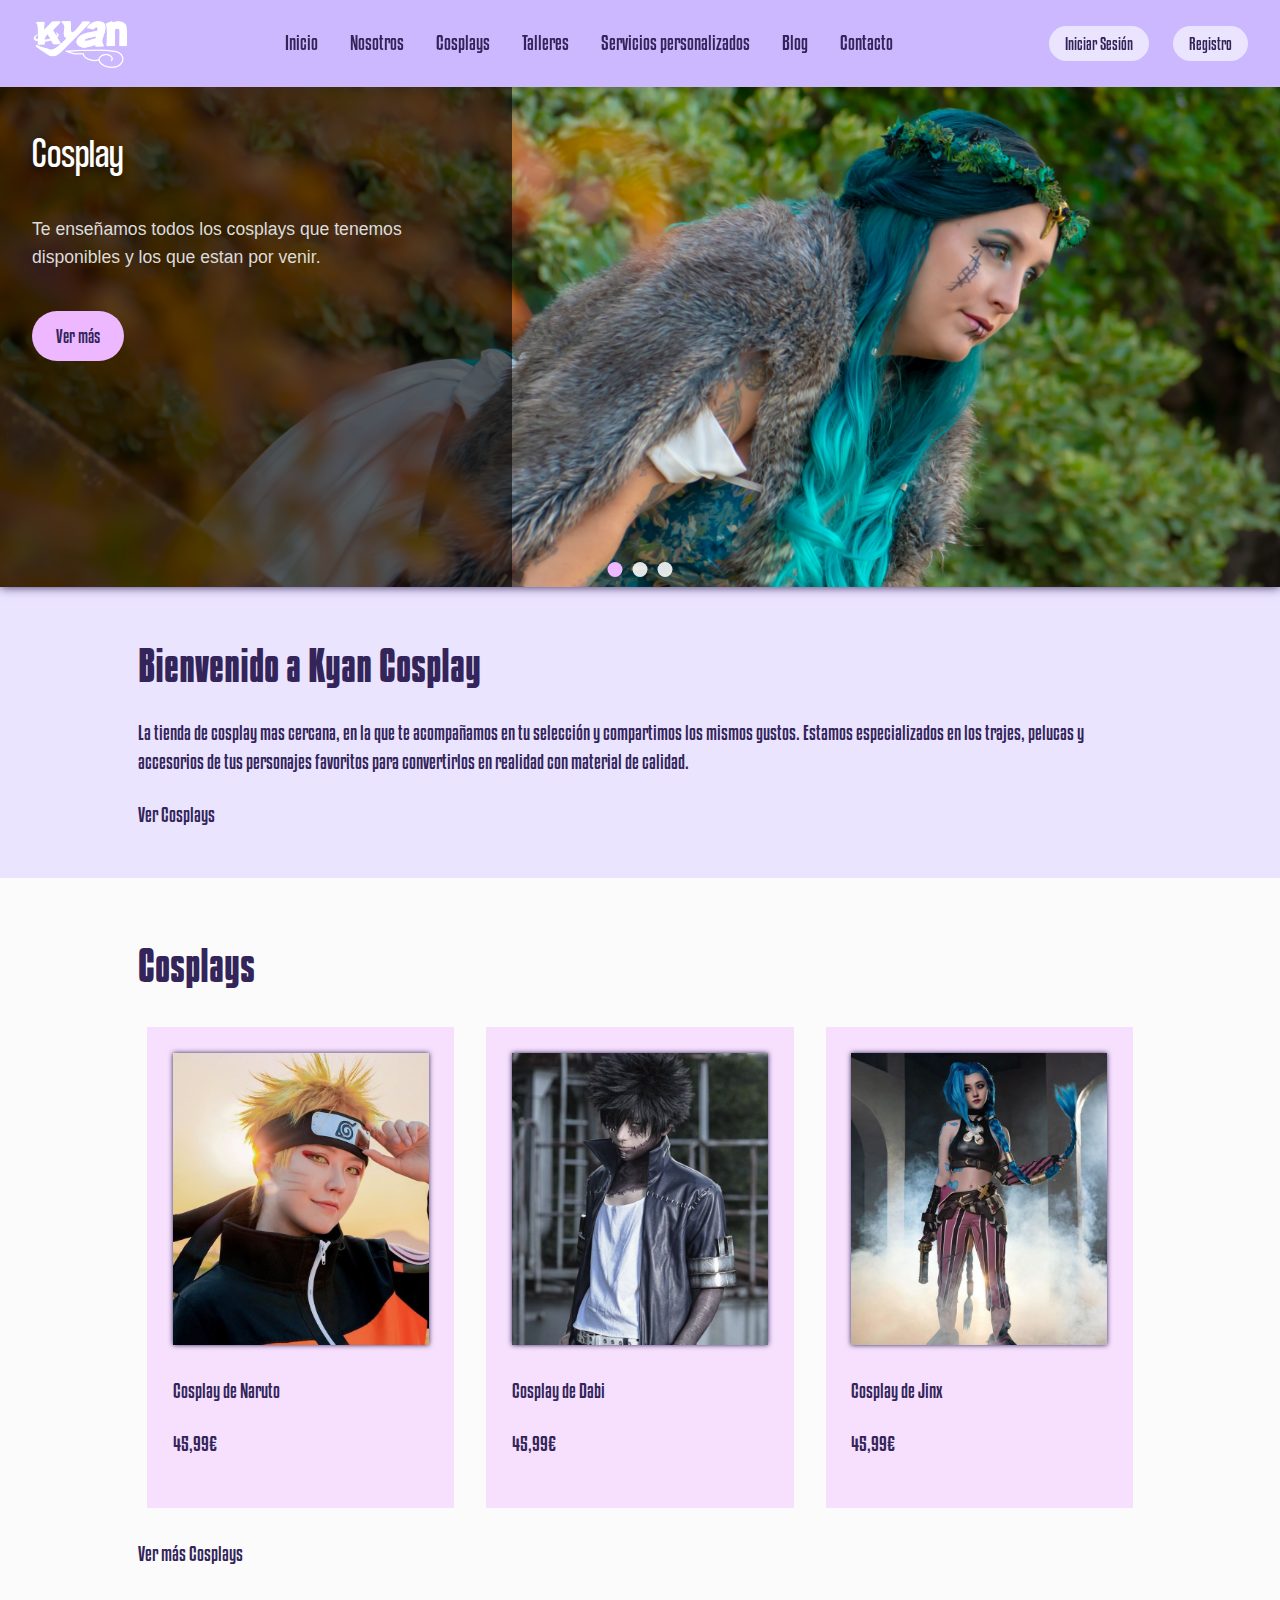
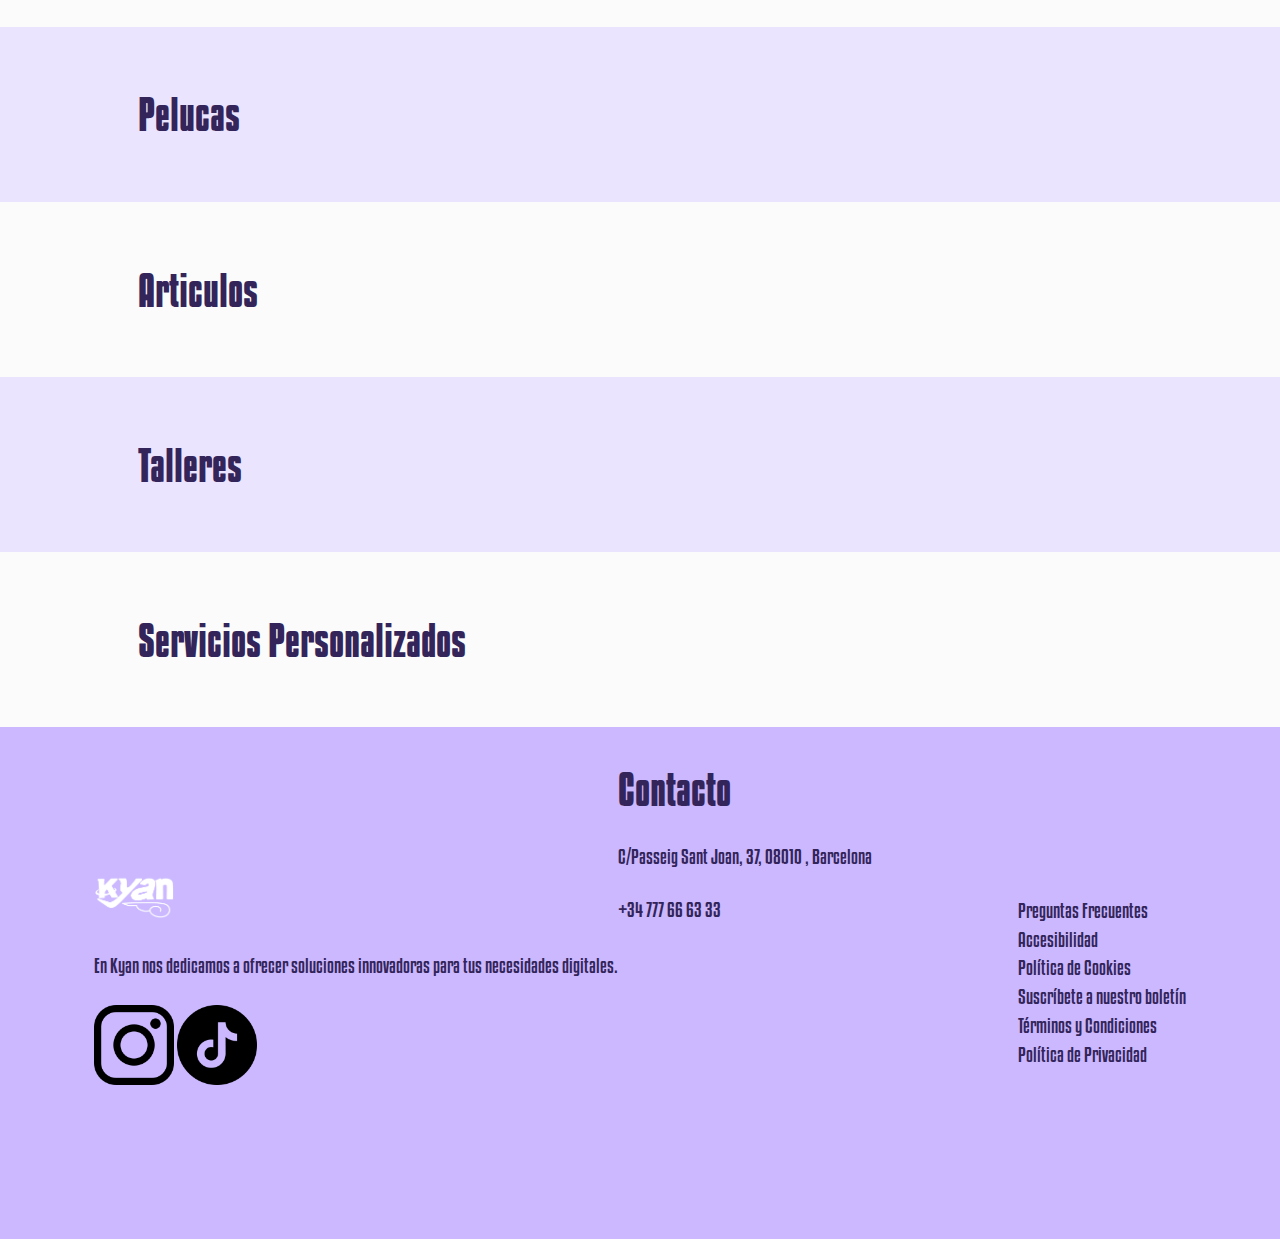
<file: index.html>
<!DOCTYPE html>
<html lang="es">
<head>
    <meta charset="UTF-8">
    <meta name="viewport" content="width=device-width, initial-scale=1.0">
    <title>Kyan Cosplay | Tu tienda de cosplay de Barcelona</title>
    <meta name="description" content="Kyan Cosplay, tienda de Cosplay mas cercana en Barcelona, vendemos de 
    trajes, a pelucas, acesorios y hasta talleres interactivos para que aprendas a hacer tu propio traje.">
    <link rel="icon" href="Images/Logos/K_Logo.ico" type="image/png">
    <link rel="stylesheet" href="styles.css">
</head>
<body>
    <header>
        <div data-include="paginas/plantillas/header.html"></div>
        <section class="slider" id="slider-container">
            <div class="slider_images" id="slider-js"></div>
        
            <!-- Botones de navegación -->
            <div class="slider_arrows">
                <span id="prev" class="slider_arrow">❮</span>
                <span id="next" class="slider_arrow">❯</span>
            </div>
        
            <!-- Puntos de navegación -->
            <div class="slider_navegation" id="slider-navegation">
                <span class="slider_nav" data-index="0"></span>
                <span class="slider_nav" data-index="1"></span>
                <span class="slider_nav" data-index="2"></span>
            </div>
        </section>
    </header>
    <main>
        
        
        

        <section class="hero">
            <h2>Bienvenido a Kyan Cosplay</h2>
            <p>La tienda de cosplay mas cercana, en la que te acompañamos en tu selección y compartimos los mismos gustos.
                Estamos especializados en los trajes, pelucas y accesorios de tus personajes favoritos para convertirlos en realidad con material de calidad.
            </p>
            <a href="cosplays.html" class="btn">Ver Cosplays</a>
        </section>

        <section class="cosplays">
            <h2>Cosplays</h2>
            <div class="images_cosplays">
                <div class="tarjetacosplays" class="cosplayNaruto" >
                    <img src="Images/Cosplays/Cosplay_Naruto.jpg" alt="Cosplay de Naruto" title="Cosplay Naruto">
                    <p class="nombre">Cosplay de Naruto</p>
                    <p class="precio">45,99€</p>
                </div>
                <div class="tarjetacosplays" class="cosplayDabi" >
                    <img src="Images/Cosplays/CosplayDabi.jpg" alt="Cosplay de Dabi" title="Cosplay Dabi">
                    <p class="nombre">Cosplay de Dabi</p>
                    <p class="precio">45,99€</p>
                </div>
                <div class="tarjetacosplays" class="cosplayJinx">
                    <img src="Images/Cosplays/CosplayJinx.jpg" alt="Cosplay de Jinx" title="Cosplay Jinx">
                    <p class="nombre">Cosplay de Jinx</p>
                    <p class="precio">45,99€</p>
                </div>
            </div>
            <a href="paginas/cosplays.html" class="btn">Ver más Cosplays</a>
        </section>

        <section class="pelucas">
            <h2>Pelucas</h2>
        </section>

        <section class="articulos">
            <h2>Articulos</h2>
        </section>

        <section class="talleres">
            <h2>Talleres</h2>
        </section>

        <section class="servicios_personalizados">
            <h2>Servicios Personalizados</h2>
        </section>

        <footer>
            <div data-include="paginas/plantillas/footer.html"></div>
        </footer>
        <script src="script.js"></script>
        <script src="scripts/include.js"></script>
    </main>
</body>
</html>
</file>
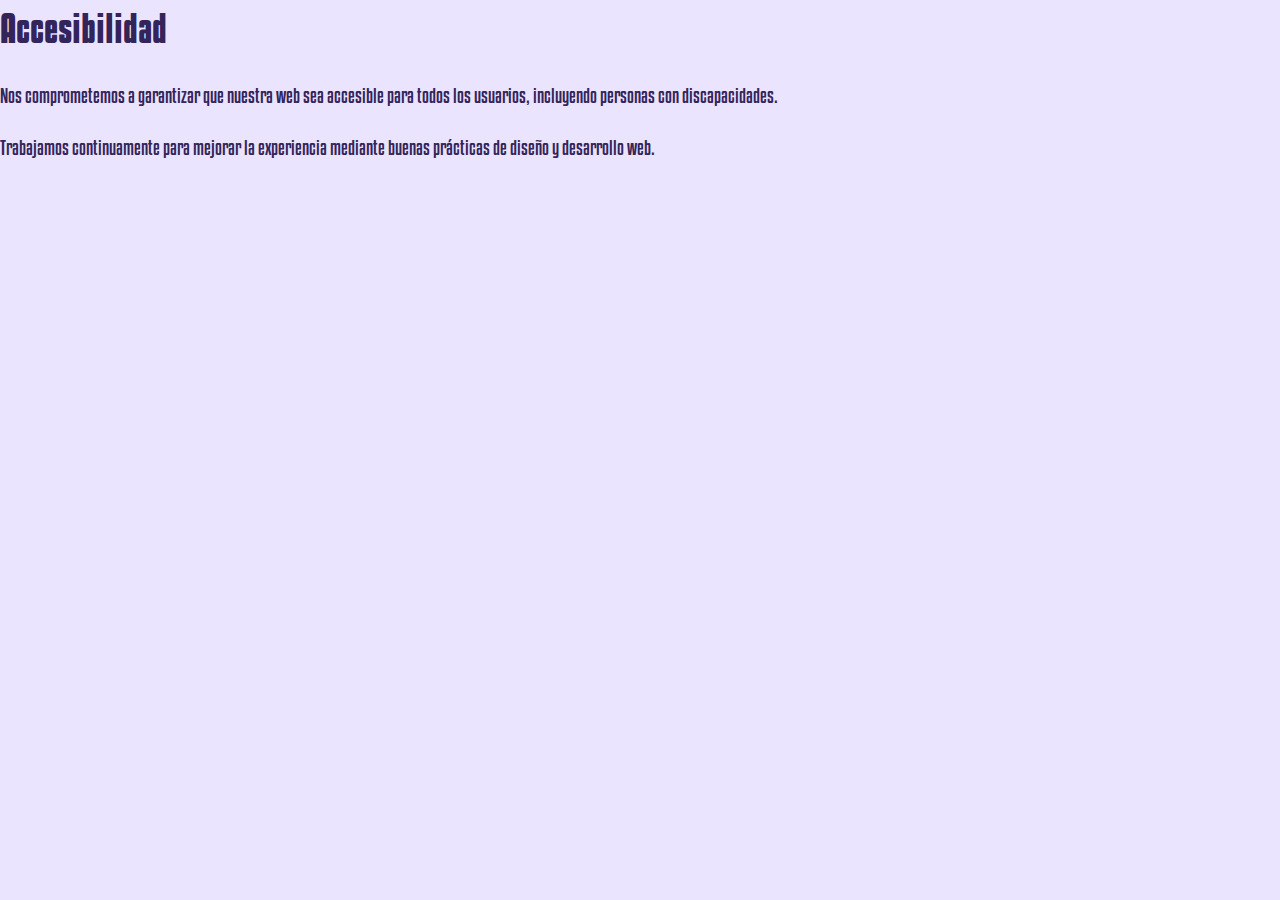
<file: paginas/legal/accesibilidad.html>
<!DOCTYPE html>
<html lang="es">
<head>
    <meta charset="UTF-8">
    <title>Accesibilidad - Kyan</title>
    <link rel="stylesheet" href="/styles.css">
</head>
<body>
    <header>
        <h1>Accesibilidad</h1>
    </header>
    <main>
        <section>
            <p>Nos comprometemos a garantizar que nuestra web sea accesible para todos los usuarios, incluyendo personas con discapacidades.</p>
            <p>Trabajamos continuamente para mejorar la experiencia mediante buenas prácticas de diseño y desarrollo web.</p>
        </section>
    </main>
</body>
</html>
</file>
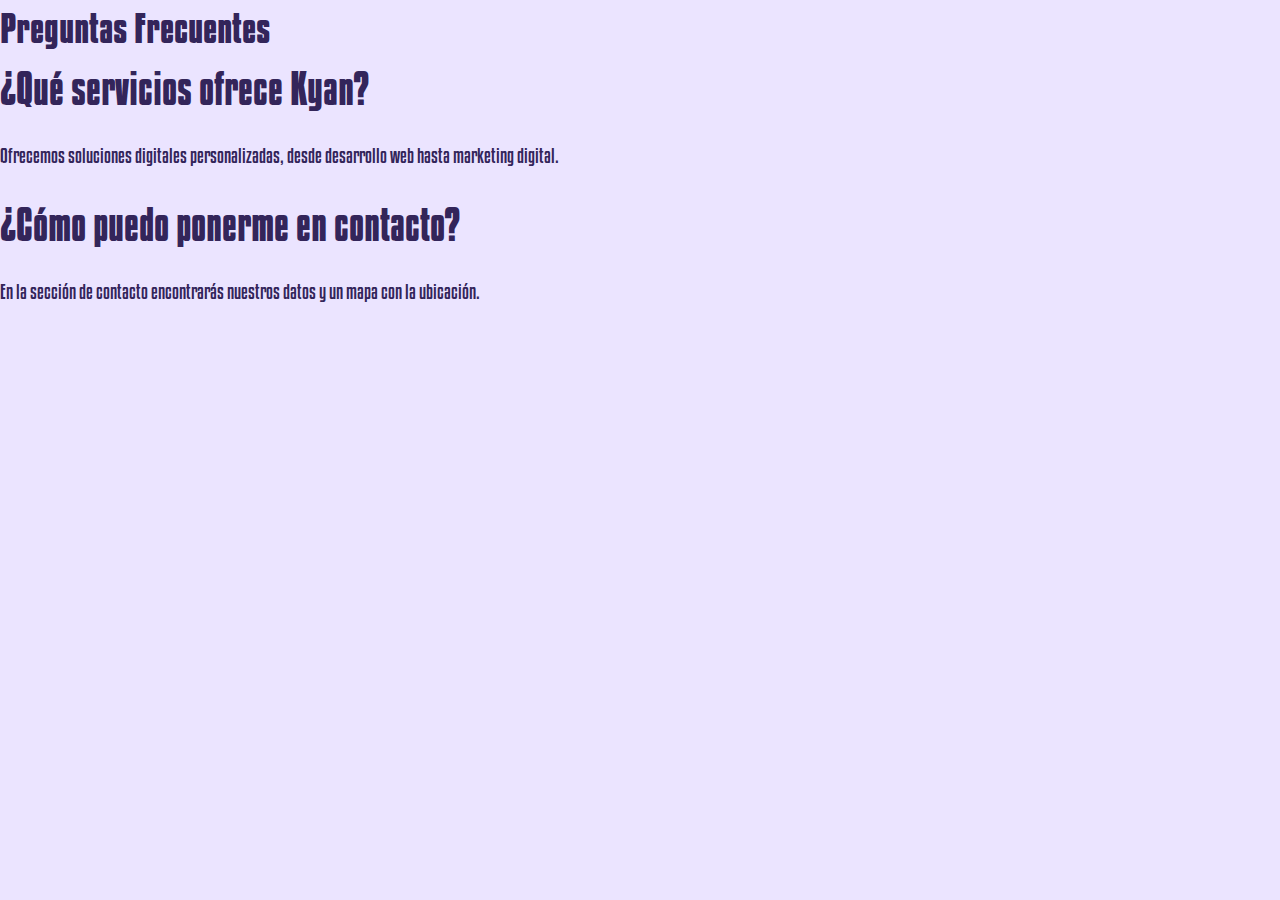
<file: paginas/legal/faq.html>
<!DOCTYPE html>
<html lang="es">
<head>
    <meta charset="UTF-8">
    <title>Preguntas Frecuentes - Kyan</title>
    <link rel="stylesheet" href="/styles.css">
</head>
<body>
    <header>
        <h1>Preguntas Frecuentes</h1>
    </header>
    <main>
        <section>
            <h2>¿Qué servicios ofrece Kyan?</h2>
            <p>Ofrecemos soluciones digitales personalizadas, desde desarrollo web hasta marketing digital.</p>

            <h2>¿Cómo puedo ponerme en contacto?</h2>
            <p>En la sección de contacto encontrarás nuestros datos y un mapa con la ubicación.</p>
        </section>
    </main>
</body>
</html>
</file>
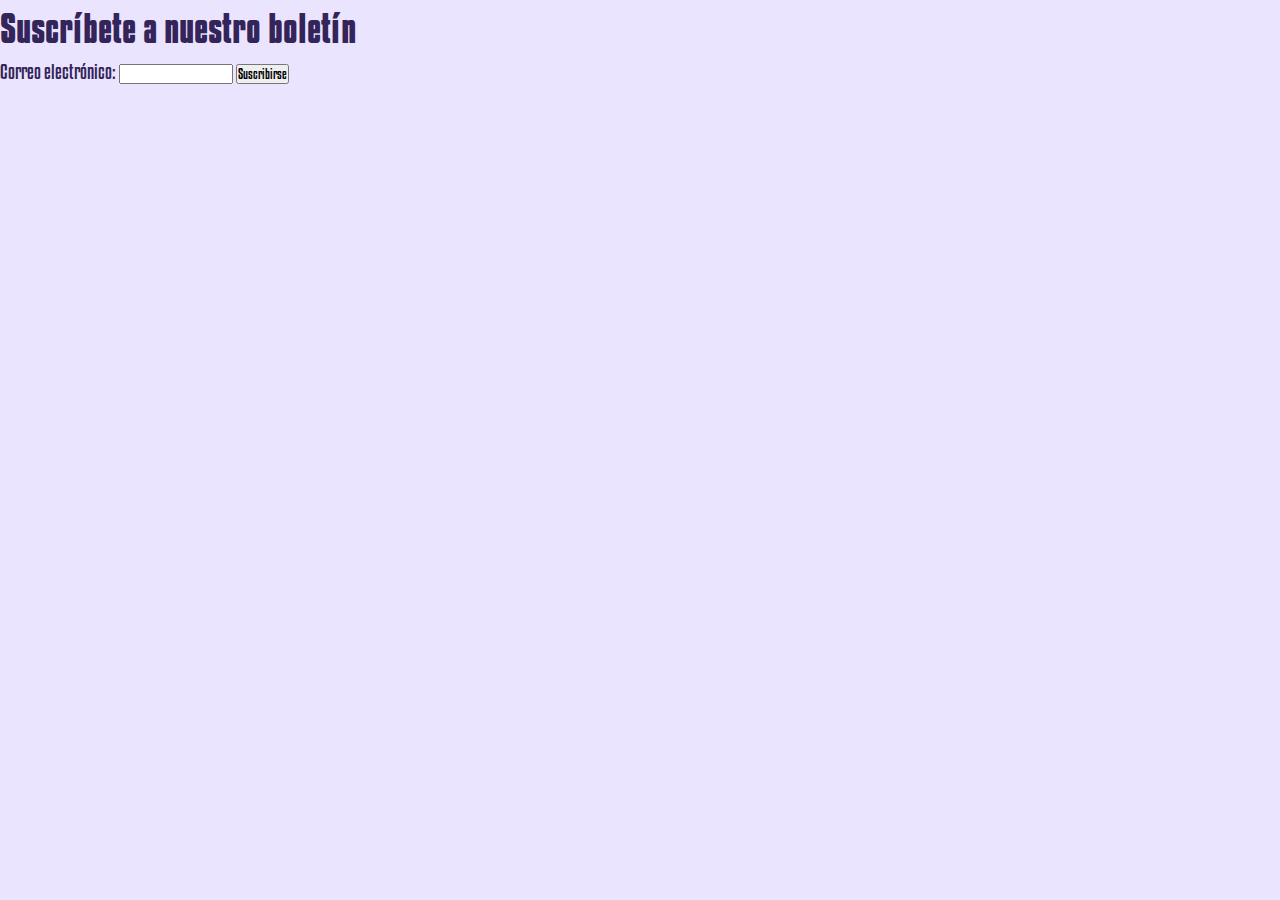
<file: paginas/legal/newsletter.html>
<!DOCTYPE html>
<html lang="es">
<head>
    <meta charset="UTF-8">
    <title>Suscríbete al boletín - Kyan</title>
    <link rel="stylesheet" href="/styles.css">
</head>
<body>
    <header>
        <h1>Suscríbete a nuestro boletín</h1>
    </header>
    <main>
        <form action="/suscripcion" method="POST">
            <label for="email">Correo electrónico:</label>
            <input type="email" id="email" name="email" required>
            <button type="submit">Suscribirse</button>
        </form>
    </main>
</body>
</html>
</file>
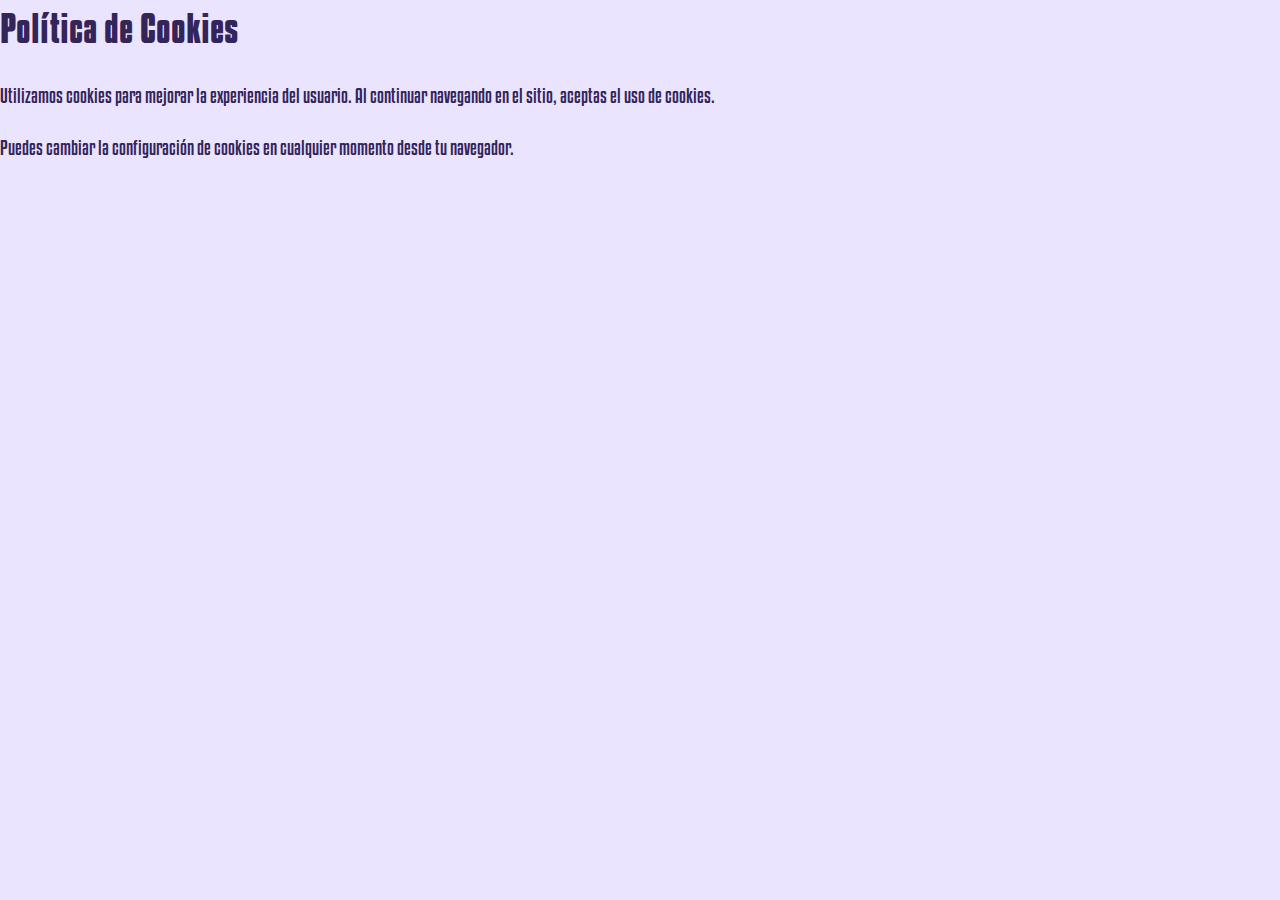
<file: paginas/legal/politica-cookies.html>
<!DOCTYPE html>
<html lang="es">
<head>
    <meta charset="UTF-8">
    <title>Política de Cookies - Kyan</title>
    <link rel="stylesheet" href="/styles.css">
</head>
<body>
    <header>
        <h1>Política de Cookies</h1>
    </header>
    <main>
        <section>
            <p>Utilizamos cookies para mejorar la experiencia del usuario. Al continuar navegando en el sitio, aceptas el uso de cookies.</p>
            <p>Puedes cambiar la configuración de cookies en cualquier momento desde tu navegador.</p>
        </section>
    </main>
</body>
</html>
</file>
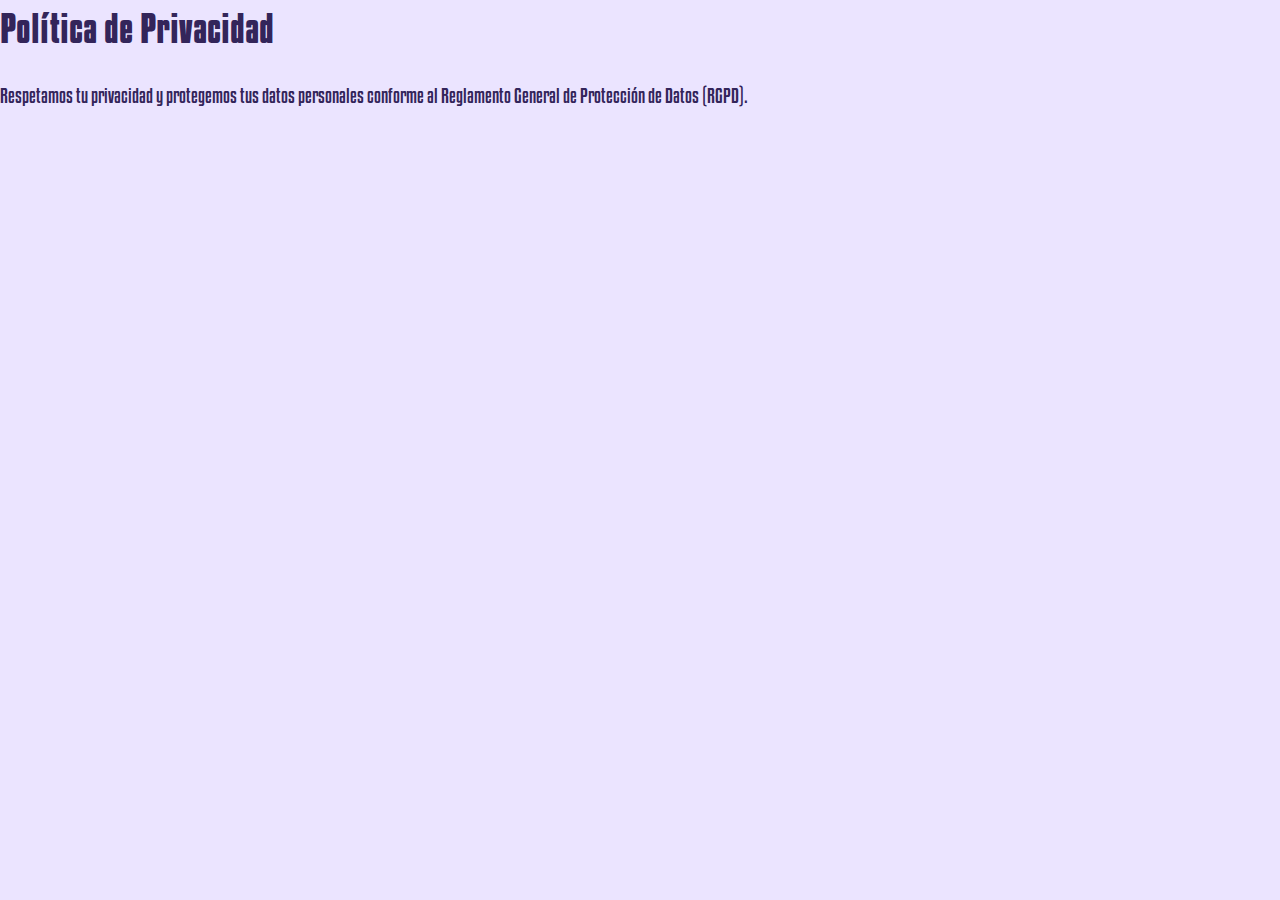
<file: paginas/legal/politica-privacidad.html>
<!DOCTYPE html>
<html lang="es">
<head>
    <meta charset="UTF-8">
    <title>Política de Privacidad - Kyan</title>
    <link rel="stylesheet" href="/styles.css">
</head>
<body>
    <header>
        <h1>Política de Privacidad</h1>
    </header>
    <main>
        <section>
            <p>Respetamos tu privacidad y protegemos tus datos personales conforme al Reglamento General de Protección de Datos (RGPD).</p>
        </section>
    </main>
</body>
</html>
</file>
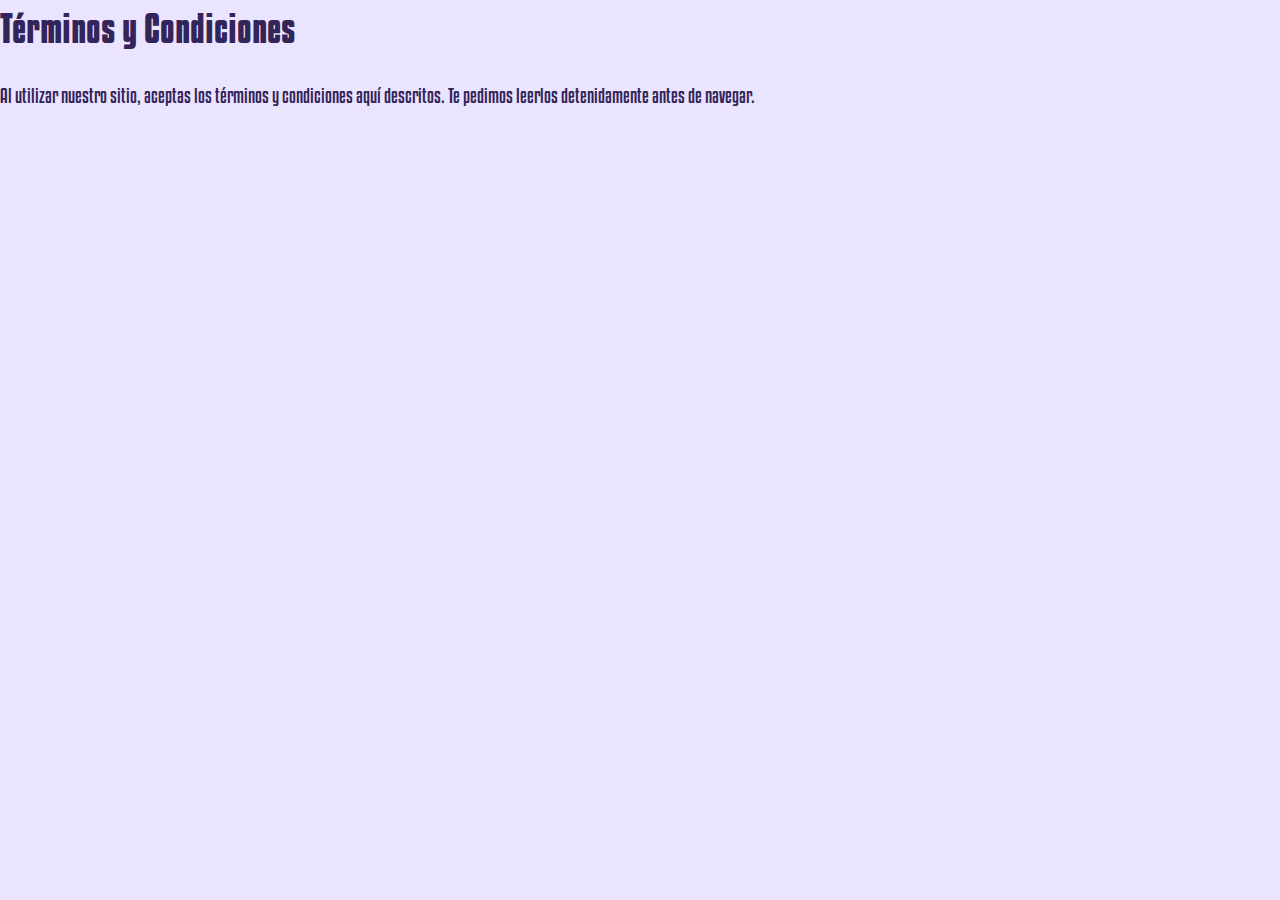
<file: paginas/legal/terminos-condiciones.html>
<!DOCTYPE html>
<html lang="es">
<head>
    <meta charset="UTF-8">
    <title>Términos y Condiciones - Kyan</title>
    <link rel="stylesheet" href="/styles.css">
</head>
<body>
    <header>
        <h1>Términos y Condiciones</h1>
    </header>
    <main>
        <section>
            <p>Al utilizar nuestro sitio, aceptas los términos y condiciones aquí descritos. Te pedimos leerlos detenidamente antes de navegar.</p>
        </section>
    </main>
</body>
</html>
</file>
<file: styles.css>
/*Roots*/
    :root{
        --primary-color:  #cbb8ff;
        --secondary-color: #edb8ff;
        --secondary-color-light: #edb8ff68;
        --background-color: #ebe4ff ;
        --text-color:#33255a;
        --light-color:#fbfbfb;
    }

    /*Fuentes*/
    /*KenyanCoffe*/
    @font-face {
        font-family: 'KenyanCoffee';
        src: url('Fuentes/Kenyan-Coffee-Rg.woff') format('woff');
        font-weight: normal;
        font-style: normal;
    }
    @font-face {
        font-family: 'KenyanCoffee';
        src: url('Fuentes/Kenyan-Coffee-Bd.woff') format('woff');
        font-weight: bold;
        font-style: normal;
    }
    @font-face {
        font-family: 'KenyanCoffee';
        src: url('Fuentes/Kenyan-Coffee-Rg-It.woff') format('woff');
        font-weight: normal;
        font-style: italic;
    }
    @font-face {
        font-family: 'KenyanCoffee';
        src: url('Fuentes/Kenyan-Coffee-Bd-It.woff') format('woff');
        font-weight: bold;
        font-style: italic;
    }

    /*Colvetica*/
    @font-face {
        font-family: 'Coolvetica';
        src: url('Fuentes/Coolvetica-Rg.woff') format('woff');
        font-weight: normal;
        font-style: normal;
    }
    @font-face {
        font-family: 'Coolvetica';
        src: url('Fuentes/Coolvetica-Rg-It.woff') format('woff');
        font-weight: normal;
        font-style: italic;
    }
    @font-face {
        font-family: 'Coolvetica';
        src: url('Fuentes/Coolvetica-Rg-Cond.woff') format('woff');
        font-weight: bold;
        font-style: normal;
    }
    @font-face {
        font-family: 'Coolvetica';
        src: url('Fuentes/Coolvetica-Hv-Comp.woff') format('woff');
        font-weight: normal;
        font-style: normal;
    }

    /*Caracteristicas Generales*/
    *{
        margin: 0;
        padding: 0;
        font-family: 'KenyanCoffee', sans-serif;
    }

    html {
        scroll-behavior: smooth;
        color: var(--text-color);
        background-color: var(--background-color);
    }

    body{
        font-size: 1.2rem;
        line-height: 1.5;
        justify-content: center;
        align-items: center;
        background-color: var(--background-color);
        max-width: 100%;
    }

    a{
        text-decoration: none;
        color: var(--text-color);
    }


    /*Navegador*/
    nav{
        display: flex;
        justify-content: space-between;
        align-items: center;
        padding: 1rem 2rem;
        background-color: var(--primary-color);
        box-shadow: 0 4px 10px rgba(0, 0, 0, 0.1);
        position: sticky;
        top: 0;
        z-index: 1000;
    }
    nav img{
        width: 6rem;
    }
    .navbar{
        padding: 0rem 5%;
    }
    .nav-list{
        display: flex;
        list-style: none;
        gap: 2rem;
    }

    .nav-list li a{
        font-size: 1.2rem;
        color: var(--text-color);
        transition: all 0.3s ease-in-out;
    }
    .nav-list li a:hover{
        color: var(--background-color);
    }

    .sesion{
        display: flex;
        justify-content: center;
        align-items: center;
        gap: 1.5rem;
    }

    .sesion button{
        background-color: var(--background-color);
        padding: 0.5rem 1rem;
        border-radius: 50px;
        border: none;
        cursor: pointer;
        font-size: 1rem;
        color: var(--text-color);
    }



    .slider{
        width: 100%;
        margin: auto;
        box-shadow: 0px 0px 10px #33255a;    
    }
    /* Estilos básicos del slider */
    #slider-container {
        position: relative;
        width: 100%;
        height: 500px; /* Ajusta la altura del slider según sea necesario */
        overflow: hidden; /* Oculta las imágenes fuera del contenedor */
    }

    /* Contenedor de las imágenes */
    .slider_images {
        display: flex; /* Coloca las imágenes en una fila */
        transition: transform 0.5s ease; /* Efecto de transición suave */
    }

    /* Estilos para las imágenes dentro del slider */
    .slider_images img {
        width: 100vw; /* Cada imagen ocupa el 100% del ancho de la ventana */
        height: auto;  /* Mantiene la proporción de las imágenes */
        display: block; /* Evita el espacio en blanco debajo de la imagen */
    }

    /* Estilos para los puntos de navegación */
    .slider_navegation {
        position: absolute;
        bottom: 10px;
        left: 50%;
        transform: translateX(-50%);
        display: flex;
        justify-content: center;
    }

    .slider_nav {
        width: 15px;
        height: 15px;
        margin: 0 5px;
        background-color: rgba(255, 255, 255, 0.884);
        border-radius: 50%;
        cursor: pointer;
        transition: background-color 0.3s;
        
    }

    .slider_nav.active {
        background-color: var(--secondary-color);
    }

    .slider_nav:hover {
        background-color: var(--secondary-color);
    }

    .slider_slide {
        position: relative;
        width: 100vw;
        flex-shrink: 0;
    }
    .slider_overlay {
        position: absolute;
        top: 0;
        left: 0;
        height: 100%;
        width: 40%;
        background: rgba(0, 0, 0, 0.6); /* Oscurecer más */
        color: white;
        text-align: left;
        z-index: 2;
        padding: 2rem;
        padding-bottom: 28.6rem;
        display: flex;
        flex-direction: column;
        justify-content: center;
        align-items: flex-start;
        box-sizing: border-box;
    }

    .slider_overlay h2 {
        font-size: 2.5rem;
        margin-bottom: 1rem;
        font-family: 'Coolvetica', sans-serif;
        text-shadow: 0px 4px 8px rgba(0,0,0,0.6);
        line-height: 1.2;
    }
    .slider_overlay p {
        font-size: 1.1rem;
        margin-bottom: 1.5rem; /* Separación entre texto y botón */
        line-height: 1.6;
        font-family: 'Arial', sans-serif;
        color: #dcdcdc;
    }

    .slider_button {
        display: inline-block;
        padding: 0.75rem 1.5rem;
        background-color: var(--secondary-color);
        color: var(--text-color);
        font-size: 1.1rem;
        border-radius: 30px;
        font-family: 'KenyanCoffee', sans-serif;
        text-align: center;
        text-decoration: none;
        transition: background-color 0.3s ease;
        max-width: fit-content;
        white-space: nowrap;
        margin-top: 1rem; /* Espacio adicional entre texto y botón */
    }


    .slider_button:hover {
        background-color: var(--primary-color);
        color: white;
    }


    /*Estilos de la barra de desplazamiento*/
    ::-webkit-scrollbar {
        width: 8px; /* Ancho de la barra de desplazamiento */
    }   
    ::-webkit-scrollbar-track {
        background: var(--background-color); /* Color de la pista */
    }
    ::-webkit-scrollbar-thumb {
        background: var(--secondary-color); /* Color del pulgar */
        border-radius: 10px; /* Bordes redondeados */
    }
    ::-webkit-scrollbar-thumb:hover {
        background: var(--primary-color); /* Color del pulgar al pasar el mouse */
    }

    /*Redundancia*/

    section h2 {
        font-size: 2.5rem;
    }

    section p {
        font-size: 1.2rem;
        margin: 1.5rem 0;
        color: var(--text-color);
    }

    /*Bienvenido*/
    .hero{
        display: flex;
        justify-content: center;
        flex-direction: column;
        margin:1rem 8.6rem;
        padding: 2rem 0;
    }

    /*Cosplays*/
    .cosplays{
        display: flex;
        justify-content: center;
        flex-direction: column;
        padding: 3.6rem 8.6rem;
        background-color: var(--light-color);
    }

    .tarjetacosplays{
        background-color: var(--secondary-color-light);
        margin-bottom: 2rem;
        padding: 1.6rem;
    }

    .images_cosplays{
        display: flex;
        justify-content: center;
        align-items: center;
        gap: 2rem;
        margin-top: 2rem;
    }
    .images_cosplays img{
        width: 16rem;
        box-shadow: 0px 0px 5px #33255a;    
        
    }

    .tarjetacosplays img::after{
        content: '';
        background: inherit;
        position: absolute;
        filter: blur(25px) saturate(1.5);
        width: 16rem;
        scale: 1.05;
        z-index: 1;
    }


    /*Pelucas*/
    .pelucas{
        display: flex;
        justify-content: center;
        flex-direction: column;
        padding: 3.6rem 8.6rem;
    }

    /*Articulos*/
    .articulos{
        display: flex;
        justify-content: center;
        flex-direction: column;
        padding: 3.6rem 8.6rem;
        background-color: var(--light-color);
    }

    /*Talleres*/
    .talleres{
        display: flex;
        justify-content: center;
        flex-direction: column;
        padding: 3.6rem 8.6rem;
    }

    /*Servicios Personalizados*/
    .servicios_personalizados{
        display: flex;
        justify-content: center;
        flex-direction: column;
        padding: 3.6rem 8.6rem; 
        background-color: var(--light-color);
    }

    /*Footer*/

    footer{
        display: flex;
        justify-content: center;
        align-items: center;
        padding: 1rem 0;
        background-color: var(--primary-color);
        color: var(--text-color);
    }

    footer img{
        width: 5rem;
        margin-right: 0;
    }
</file>
